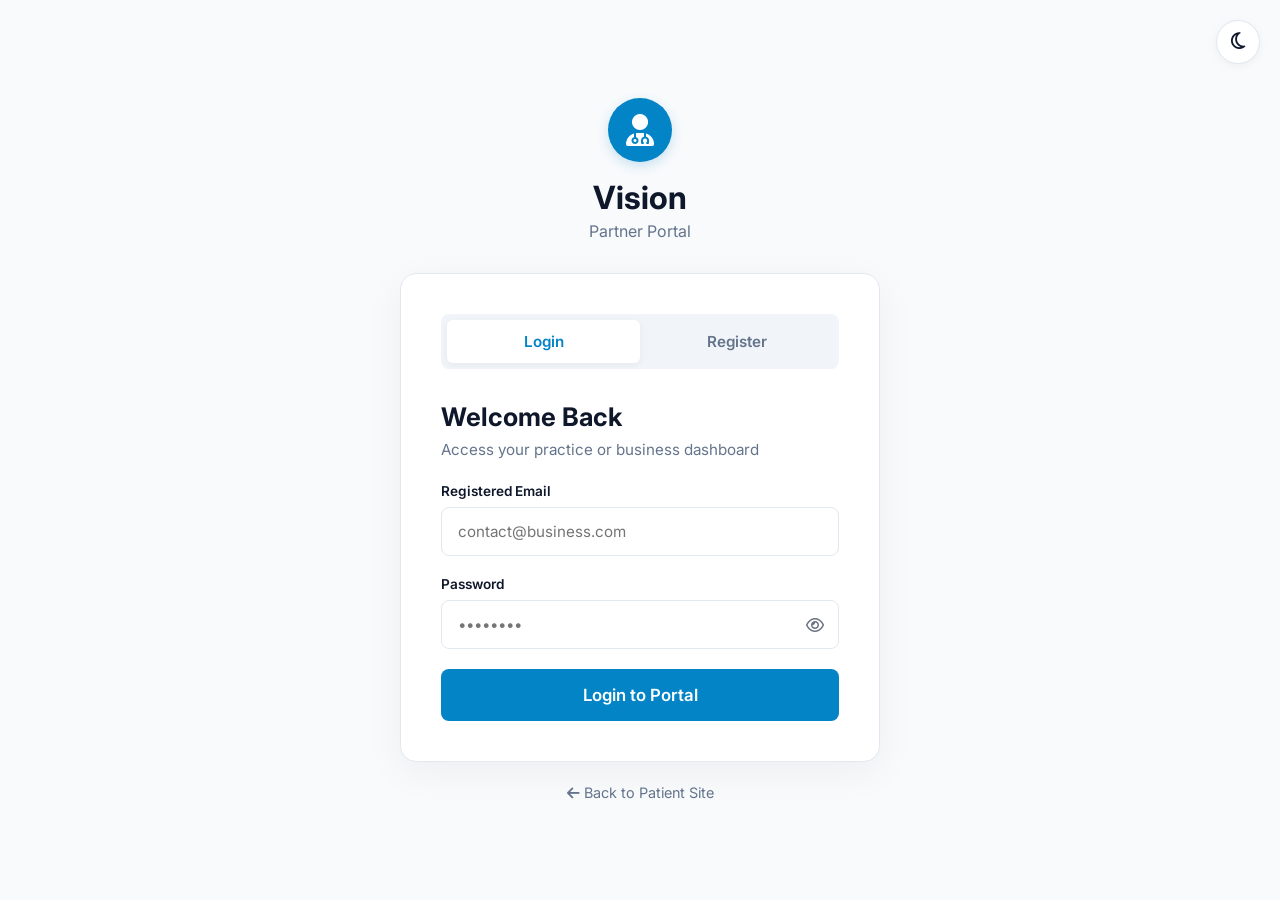
<file: index.html>
<!doctype html>
<html lang="en" data-theme="light">
  <head>
    <meta charset="UTF-8" />
    <meta name="viewport" content="width=device-width, initial-scale=1.0" />
    <title>Vision - Provider Portal</title>
    <link rel="stylesheet" href="css/provider.css" />
    <link
      href="https://fonts.googleapis.com/css2?family=Inter:wght@400;500;600;700&display=swap"
      rel="stylesheet"
    />
    <link
      rel="stylesheet"
      href="https://cdnjs.cloudflare.com/ajax/libs/font-awesome/6.4.0/css/all.min.css"
    />
  </head>
  <body>
    <button
      id="theme-toggle"
      class="theme-toggle"
      aria-label="Toggle Dark Mode"
    >
      <i class="fa-regular fa-moon" id="theme-icon"></i>
    </button>

    <div class="auth-container">
      <div class="brand-header">
        <div class="logo-circle">
          <i class="fa-solid fa-user-doctor" id="dynamic-brand-icon"></i>
        </div>
        <h1 class="brand-letter">Vision</h1>
        <p class="brand-tagline">Partner Portal</p>
      </div>

      <div class="auth-card">
        <div class="auth-tabs">
          <button class="tab active" id="tab-provider-login">Login</button>
          <button class="tab" id="tab-provider-signup">Register</button>
        </div>

        <form id="form-provider-login" class="auth-form active-form">
          <h2>Welcome Back</h2>
          <p class="form-subtitle">
            Access your practice or business dashboard
          </p>

          <div class="input-group">
            <label>Registered Email</label>
            <input
              type="email"
              id="provider-login-email"
              placeholder="contact@business.com"
              required
            />
          </div>

          <div class="input-group">
            <label>Password</label>
            <div class="password-wrapper">
              <input
                type="password"
                id="provider-login-password"
                placeholder="••••••••"
                required
              />
              <i
                class="fa-regular fa-eye toggle-password"
                data-target="provider-login-password"
              ></i>
            </div>
          </div>

          <button type="submit" class="btn-primary">Login to Portal</button>
        </form>

        <form id="form-provider-signup" class="auth-form">
          <h2>Join Vision</h2>
          <p class="form-subtitle">
            Register your practice
          </p>

          <div class="input-group">
            <label>Business / Service Type *</label>
            <select id="provider-type-select" required>
              <option value="" disabled selected>
                Select your category...
              </option>
              <option value="Doctor">Doctor / Specialist</option>
              <!-- <option value="Lab">Diagnostic Lab</option>
              <option value="Pharmacy">Medical Shop / Pharmacy</option>
              <option value="Therapist">Physiotherapist / Therapist</option> -->
            </select>
          </div>

          <div class="input-group">
            <label id="dynamic-name-label">Full Name *</label>
            <input
              type="text"
              id="dynamic-name-input"
              placeholder="Dr. John Doe"
              required
            />
          </div>

          <div class="input-group">
            <label>Professional / Business Email *</label>
            <input
              type="email"
              id="provider-signup-email"
              placeholder="contact@business.com"
              required
            />
          </div>

          <div class="input-group">
            <label>Contact Number *</label>
            <input
              type="tel"
              id="provider-signup-phone"
              placeholder="e.g. 9876543210"
              required
            />
          </div>

          <!-- <div class="input-group">
            <label id="dynamic-license-label">Medical License Number *</label>
            <input
              type="text"
              id="dynamic-license-input"
              placeholder="MCI-12345"
              required
            />
          </div> -->

          <div class="input-group">
            <label id="dynamic-category-label">Specialization *</label>
            <select id="dynamic-category-select" required></select>
          </div>

          <div class="input-group">
            <label>Password *</label>
            <input
              type="password"
              id="provider-signup-password"
              placeholder="••••••••"
              required
            />
          </div>

          <!-- <div class="input-group file-upload-box">
            <i class="fa-solid fa-file-arrow-up"></i>
            <span id="dynamic-upload-label" class="upload-title"
              >Upload License (PDF)</span
            >
            <p class="upload-subtitle">Required for Admin Verification</p>
            <input
              type="file"
              id="provider-signup-license-file"
              accept=".pdf"
              required
            />
          </div> -->

          <button type="submit" class="btn-primary mt-4">
            Submit Application
          </button>
        </form>
      </div>

      <div class="back-link-container">
        <a href="https://dillip-j.github.io/Vision-24-7" class="back-link"
          ><i class="fa-solid fa-arrow-left"></i> Back to Patient Site</a
        >
      </div>
    </div>

    <script src="js/config.js"></script>
    <script src="js/provider-guard.js"></script>
    <script src="js/provider-auth.js"></script>
  </body>
</html>
</file>
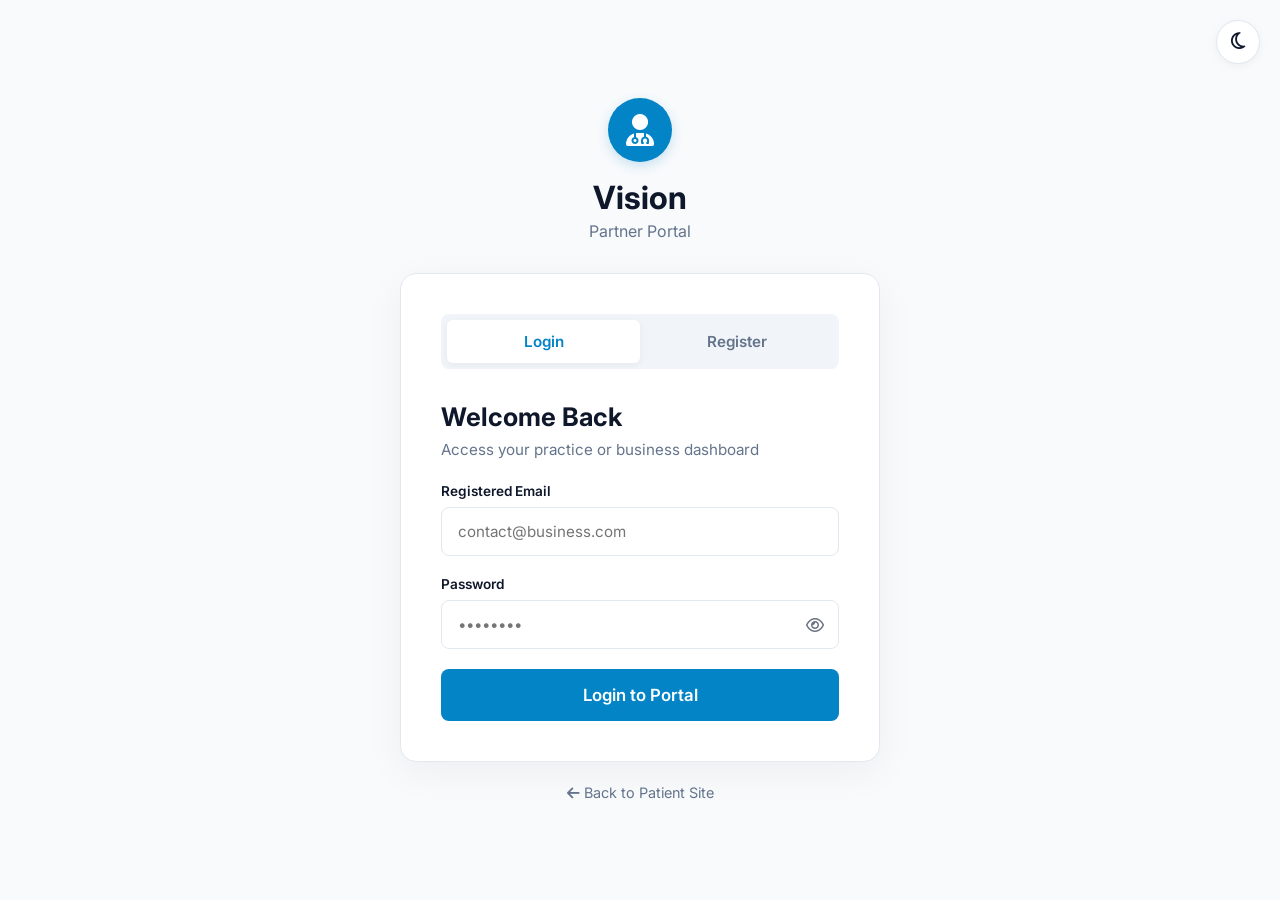
<file: provider-dash.html>
<!DOCTYPE html>
<html lang="en">
<head>
    <meta charset="UTF-8">
    <meta name="viewport" content="width=device-width, initial-scale=1.0">
    <title>Vision - Provider Dashboard</title>
    <link rel="stylesheet" href="css/provider-dashboard.css"> 
    <link href="https://fonts.googleapis.com/css2?family=Inter:wght@400;500;600;700&display=swap" rel="stylesheet">
    <link rel="stylesheet" href="https://cdnjs.cloudflare.com/ajax/libs/font-awesome/6.4.0/css/all.min.css">
</head>
<body class="bg-main">

    <div class="dash-wrapper">
        <aside class="dash-sidebar">
            <div class="sidebar-brand">
                <div class="logo-circle"><i class="fa-solid fa-briefcase-medical"></i></div>
                <div class="brand-text">
                    <strong>Vision</strong>
                    <span>Partner Portal</span>
                </div>
            </div>
            
            <nav class="sidebar-nav">
                <button class="nav-item active" id="tab-appointments"><i class="fa-solid fa-calendar-check"></i> Requests</button>
                <button class="nav-item" id="tab-schedule"><i class="fa-solid fa-clock"></i> Availability</button>
                <button class="nav-item" id="tab-records"><i class="fa-solid fa-file-waveform"></i> History</button>
                <button class="nav-item" id="tab-earnings"><i class="fa-solid fa-wallet"></i> Earnings</button>
                <button class="nav-item" id="tab-profile"><i class="fa-solid fa-user-gear"></i> Settings</button>
            </nav>

            <div class="sidebar-bottom">
                <button id="theme-toggle" class="btn-sidebar-outline"><i class="fa-regular fa-moon" id="theme-icon"></i> Theme</button>
                <button class="btn-sidebar-outline text-red" id="btn-logout"><i class="fa-solid fa-right-from-bracket"></i> Logout</button>
            </div>
        </aside>

        <div class="dash-main">
            <header class="dash-header">
                <div class="header-profile-box">
                    <img id="header-profile-img" src="" alt="Provider Photo">
                    <div>
                        <h1 id="welcome-message">Loading...</h1>
                        <p id="clinic-name">Fetching business details...</p>
                    </div>
                </div>
                <button id="mobile-btn-logout" class="mobile-only-btn text-red"><i class="fa-solid fa-right-from-bracket"></i></button>
            </header>

            <div class="dash-content">
                
                <section id="view-appointments" class="view-section active">
                    <div class="stats-grid" id="provider-stats"></div>
                    <h2 id="pending-title">Active Requests</h2>
                    <div class="list-container" id="provider-appointments-list"></div>
                </section>

                <section id="view-schedule" class="view-section hidden">
                    <div class="dash-card">
                        <h2>Manage Operating Hours</h2>
                        <p>Block out times your business is opened or available.</p>

                        <h3><i class="fa-regular fa-calendar text-blue"></i> Select Day</h3>
                        <div class="date-scroll-container" id="provider-date-container"></div>
                        
                        <h3><i class="fa-regular fa-clock text-blue"></i> Time Slots (45 Mins)</h3>
                        <div class="time-grid" id="provider-time-container"></div>
                    </div>
                </section>

                <section id="view-records" class="view-section hidden">
                    <div class="dash-card">
                        <h2>Completed Records</h2>
                        <p>Access history and clinical notes securely.</p>
                        <div class="table-container">
                            <table class="records-table">
                                <thead>
                                    <tr>
                                        <th>Patient / Client</th>
                                        <th>Date & Time</th>
                                        <th>Service Type</th>
                                        <th>Clinical Notes / Remarks</th>
                                    </tr>
                                </thead>
                                <tbody id="records-list"></tbody>
                            </table>
                        </div>
                    </div>
                </section>

                <section id="view-earnings" class="view-section hidden">
                    <h2>Revenue Dashboard</h2>
                    <p>Track your earnings from completed orders and consults.</p>
                    <div class="stats-grid" id="earnings-stats"></div>
                    <h3>Recent Transactions</h3>
                    <div class="list-container" id="transactions-list"></div>
                </section>

                <section id="view-profile" class="view-section hidden">
                    <h2>Settings & Payouts</h2>
                    <p>Update your public business profile and bank account.</p>

                    <form id="form-provider-profile" class="mt-24">
                        <div class="profile-grid">
                            
                            <div class="dash-card">
                                <h3><i class="fa-regular fa-id-card text-blue"></i> Business Information</h3>
                                
                                <div class="profile-upload-action">
                                    <button type="button" class="btn-outline text-blue btn-small" id="btn-trigger-upload">
                                        <i class="fa-solid fa-camera"></i> Change Photo
                                    </button>
                                    <input type="file" id="profile-photo-input" accept="image/*" class="hidden">
                                </div>
                                
                                <div class="form-group">
                                    <label>Business / Provider Name</label>
                                    <input type="text" id="prof-name" class="form-control">
                                </div>
                                <div class="form-group">
                                    <label>Contact Phone</label>
                                    <input type="text" id="prof-phone" class="form-control">
                                </div>
                                <div class="form-group">
                                    <label>Detailed Public Bio / Description</label>
                                    <textarea id="prof-bio" rows="6" class="form-control" placeholder="List your degrees, specializations, or specific business details..."></textarea>
                                </div>
                            </div>

                            <div class="dash-card">
                                <h3><i class="fa-solid fa-building-columns text-green"></i> Bank Details for Payouts</h3>
                                
                                <div class="form-group">
                                    <label>Bank Name</label>
                                    <input type="text" id="prof-bank-name" class="form-control" placeholder="e.g. HDFC Bank">
                                </div>
                                <div class="form-group">
                                    <label>Account Number</label>
                                    <input type="text" id="prof-acc-no" class="form-control" placeholder="Enter New Account Number">
                                </div>
                                <div class="form-group">
                                    <label>IFSC / Routing Code</label>
                                    <input type="text" id="prof-ifsc" class="form-control" placeholder="Enter New IFSC Code">
                                </div>
                            </div>
                        </div>

                        <div class="text-right mt-24">
                            <button type="submit" id="btn-save-profile" class="btn-primary"><i class="fa-solid fa-floppy-disk"></i> Save Settings</button>
                        </div>
                    </form>
                </section>

            </div>
        </div>
    </div>

    <div class="modal-overlay hidden" id="upload-modal">
        <div class="modal-container">
            <button class="modal-close" id="close-upload-btn"><i class="fa-solid fa-xmark"></i></button>
            <h2 id="modal-dynamic-title">Complete Service</h2>
            
            <form id="form-upload-record" class="modal-form">
                <input type="hidden" id="record-booking-id">
                <div class="modal-client-box">
                    <strong>Client: <span id="record-patient-name">...</span></strong>
                </div>
                
                <div class="form-group">
                    <label id="modal-notes-label">Clinical Notes / Remarks *</label>
                    <textarea id="record-notes" rows="4" class="form-control" required placeholder="Type the review/notes here..."></textarea>
                </div>
                
                <button type="submit" class="btn-primary btn-block mt-24">Mark Completed</button>
            </form>
        </div>
    </div>
    
    <script src="js/config.js"></script>
    <script src="js/provider-dash.js"></script>
</body>
</html>
<!-- <!DOCTYPE html>
<html lang="en">
<head>
    <meta charset="UTF-8">
    <meta name="viewport" content="width=device-width, initial-scale=1.0">
    <title>Vision - Provider Dashboard</title>
    <link rel="stylesheet" href="css/provider-dashboard.css"> 
    <link href="https://fonts.googleapis.com/css2?family=Inter:wght@400;500;600;700&display=swap" rel="stylesheet">
    <link rel="stylesheet" href="https://cdnjs.cloudflare.com/ajax/libs/font-awesome/6.4.0/css/all.min.css">
</head>
<body class="bg-main">

    <div class="dash-wrapper">
        <aside class="dash-sidebar">
            <div class="sidebar-brand">
                <div class="logo-circle"><i class="fa-solid fa-briefcase-medical"></i></div>
                <div class="brand-text">
                    <strong>Vision</strong>
                    <span>Partner Portal</span>
                </div>
            </div>
            
            <nav class="sidebar-nav">
                <button class="nav-item active" id="tab-appointments"><i class="fa-solid fa-calendar-check"></i> Requests</button>
                <button class="nav-item" id="tab-schedule"><i class="fa-solid fa-clock"></i> Availability</button>
                <button class="nav-item" id="tab-records"><i class="fa-solid fa-file-waveform"></i> History</button>
                <button class="nav-item" id="tab-earnings"><i class="fa-solid fa-wallet"></i> Earnings</button>
                <button class="nav-item" id="tab-profile"><i class="fa-solid fa-user-gear"></i> Settings</button>
                <button class="nav-item" id="tab-catalog"><i class="fa-solid fa-list"></i> Catalog & Services</button>
            </nav>

            <div class="sidebar-bottom">
                <button id="theme-toggle" class="btn-sidebar-outline"><i class="fa-regular fa-moon" id="theme-icon"></i> Theme</button>
                <button class="btn-sidebar-outline text-red" id="btn-logout"><i class="fa-solid fa-right-from-bracket"></i> Logout</button>
            </div>
        </aside>

        <div class="dash-main">
            <header class="dash-header">
                <div class="header-profile-box">
                    <img id="header-profile-img" src="" alt="Provider Photo">
                    <div>
                        <h1 id="welcome-message">Loading...</h1>
                        <p id="clinic-name">Fetching business details...</p>
                    </div>
                </div>
                <button id="mobile-btn-logout" class="mobile-only-btn text-red"><i class="fa-solid fa-right-from-bracket"></i></button>
            </header>

            <div class="dash-content">
                
                <section id="view-appointments" class="view-section active">
                    <div class="dash-card card-header-row">
                        <div>
                            <h3><i class="fa-solid fa-location-crosshairs text-blue"></i> Clinic GPS</h3>
                            <p>Sync your current location to provide accurate ETAs.</p>
                        </div>
                        <button class="btn-outline text-blue">Update Location</button>
                    </div>

                    <div class="stats-grid" id="provider-stats"></div>
                    <h2 id="pending-title">Active Requests</h2>
                    <div class="list-container" id="provider-appointments-list"></div>
                </section>

                <section id="view-schedule" class="view-section hidden">
                    <div class="dash-card">
                        <h2>Manage Operating Hours</h2>
                        <p>Block out times your business is opened or available.</p>
                        
                        <div class="schedule-controls" id="duration-control">
                            <label>Slot Duration:</label>
                            <select id="slot-duration-select" class="form-control slot-duration-select">
                                <option value="60">1 Hour Slots</option>
                                <option value="30">30 Minute Slots</option>
                            </select>
                        </div>

                        <h3><i class="fa-regular fa-calendar text-blue"></i> Select Day</h3>
                        <div class="date-scroll-container" id="provider-date-container"></div>
                        
                        <h3><i class="fa-regular fa-clock text-blue"></i> Time Slots</h3>
                        <div class="time-grid" id="provider-time-container"></div>
                    </div>
                </section>

                <section id="view-records" class="view-section hidden">
                    <div class="dash-card">
                        <h2>Completed Records</h2>
                        <p>Access history and clinical notes securely.</p>
                        <div class="table-container">
                            <table class="records-table">
                                <thead>
                                    <tr>
                                        <th>Patient / Client</th>
                                        <th>Date & Time</th>
                                        <th>Service Type</th>
                                        <th>Clinical Notes / Remarks</th>
                                    </tr>
                                </thead>
                                <tbody id="records-list"></tbody>
                            </table>
                        </div>
                    </div>
                </section>

                <section id="view-earnings" class="view-section hidden">
                    <h2>Revenue Dashboard</h2>
                    <p>Track your earnings from completed orders and consults.</p>
                    <div class="stats-grid" id="earnings-stats"></div>
                    <h3>Recent Transactions</h3>
                    <div class="list-container" id="transactions-list"></div>
                </section>

                <section id="view-profile" class="view-section hidden">
                    <h2>Settings & Payouts</h2>
                    <p>Update your public business profile and bank account for automated payouts.</p>

                    <form id="form-provider-profile" class="mt-24">
                        <div class="profile-grid">
                            
                            <div class="dash-card">
                                <h3><i class="fa-regular fa-id-card text-blue"></i> Business Information</h3>
                                
                                <div class="profile-upload-action">
                                    <button type="button" class="btn-outline text-blue btn-small" id="btn-trigger-upload">
                                        <i class="fa-solid fa-camera"></i> Change Photo
                                    </button>
                                    <input type="file" id="profile-photo-input" accept="image/*" class="hidden">
                                </div>
                                
                                <div class="form-group">
                                    <label>Business / Provider Name</label>
                                    <input type="text" id="prof-name" class="form-control">
                                </div>
                                <div class="form-group">
                                    <label>Contact Phone</label>
                                    <input type="text" id="prof-phone" class="form-control">
                                </div>
                                <div class="form-group">
                                    <label>Detailed Public Bio / Description</label>
                                    <textarea id="prof-bio" rows="6" class="form-control" placeholder="List your degrees, specializations, or specific business details..."></textarea>
                                </div>
                            </div>

                            <div class="dash-card">
                                <h3><i class="fa-solid fa-building-columns text-green"></i> Bank Details for Payouts</h3>
                                
                                <div class="form-group">
                                    <label>Bank Name</label>
                                    <input type="text" id="prof-bank-name" class="form-control" placeholder="e.g. HDFC Bank">
                                </div>
                                <div class="form-group">
                                    <label>Account Number</label>
                                    <input type="text" id="prof-acc-no" class="form-control" placeholder="Enter New Account Number">
                                </div>
                                <div class="form-group">
                                    <label>IFSC / Routing Code</label>
                                    <input type="text" id="prof-ifsc" class="form-control" placeholder="Enter New IFSC Code">
                                </div>
                                
                            </div>
                        </div>

                        <div class="text-right mt-24">
                            <button type="submit" id="btn-save-profile" class="btn-primary"><i class="fa-solid fa-floppy-disk"></i> Save Settings</button>
                        </div>
                    </form>
                </section>

                <section id="view-catalog" class="view-section hidden">
                    <div class="dash-card card-header-row">
                        <div>
                            <h2 class="catalog-title-text" id="catalog-title">Service Catalog</h2>
                            <p id="catalog-subtitle">Manage the services or items you offer to patients.</p>
                        </div>
                        <button class="btn-primary" id="open-catalog-btn"><i class="fa-solid fa-plus"></i> Add Item</button>
                    </div>

                    <div class="profile-grid" id="catalog-list"></div>
                </section>

            </div>
        </div>
    </div>

    <div class="modal-overlay hidden" id="upload-modal">
        <div class="modal-container">
            <button class="modal-close" id="close-upload-btn"><i class="fa-solid fa-xmark"></i></button>
            <h2 id="modal-dynamic-title">Complete Service</h2>
            
            <form id="form-upload-record" class="modal-form">
                <input type="hidden" id="record-booking-id">
                <div class="modal-client-box">
                    <strong>Client: <span id="record-patient-name">...</span></strong>
                </div>
                
                <div class="form-group">
                    <label id="modal-notes-label">Clinical Notes / Remarks *</label>
                    <textarea id="record-notes" rows="4" class="form-control" required placeholder="Type the review/notes here..."></textarea>
                </div>
                
                <button type="submit" class="btn-primary btn-block mt-24">Mark Completed</button>
            </form>
        </div>
    </div>

    <div class="modal-overlay hidden" id="catalog-modal">
        <div class="modal-container">
            <button class="modal-close" id="close-catalog-btn"><i class="fa-solid fa-xmark"></i></button>
            <h2 id="catalog-modal-title">Add to Catalog</h2>
            
            <form id="form-catalog-add" class="modal-form">
                <div class="form-group">
                    <label id="cat-name-label">Item / Service Name *</label>
                    <input type="text" id="cat-name" class="form-control" required>
                </div>
                <div class="form-group">
                    <label>Price (₹) *</label>
                    <input type="number" id="cat-price" class="form-control" required min="1">
                </div>
                <div class="form-group">
                    <label id="cat-desc-label">Description / Details</label>
                    <textarea id="cat-desc" rows="3" class="form-control"></textarea>
                </div>
                <div class="form-group hidden checkbox-group" id="rx-checkbox-group">
                    <input type="checkbox" id="cat-rx-required" class="checkbox-input">
                    <label class="rx-label">Requires Medical Prescription</label>
                </div>
                <div class="form-group hidden checkbox-group" id="home-col-checkbox-group">
                    <input type="checkbox" id="cat-home-col" class="checkbox-input">
                    <label class="standard-label">Home Collection Available</label>
                </div>
                <button type="submit" class="btn-primary btn-block mt-24">Save to Catalog</button>
            </form>
        </div>
    </div>
    
    <script src="js/config.js"></script>
    <script src="js/provider-dash.js"></script>
</body>
</html> -->
</file>
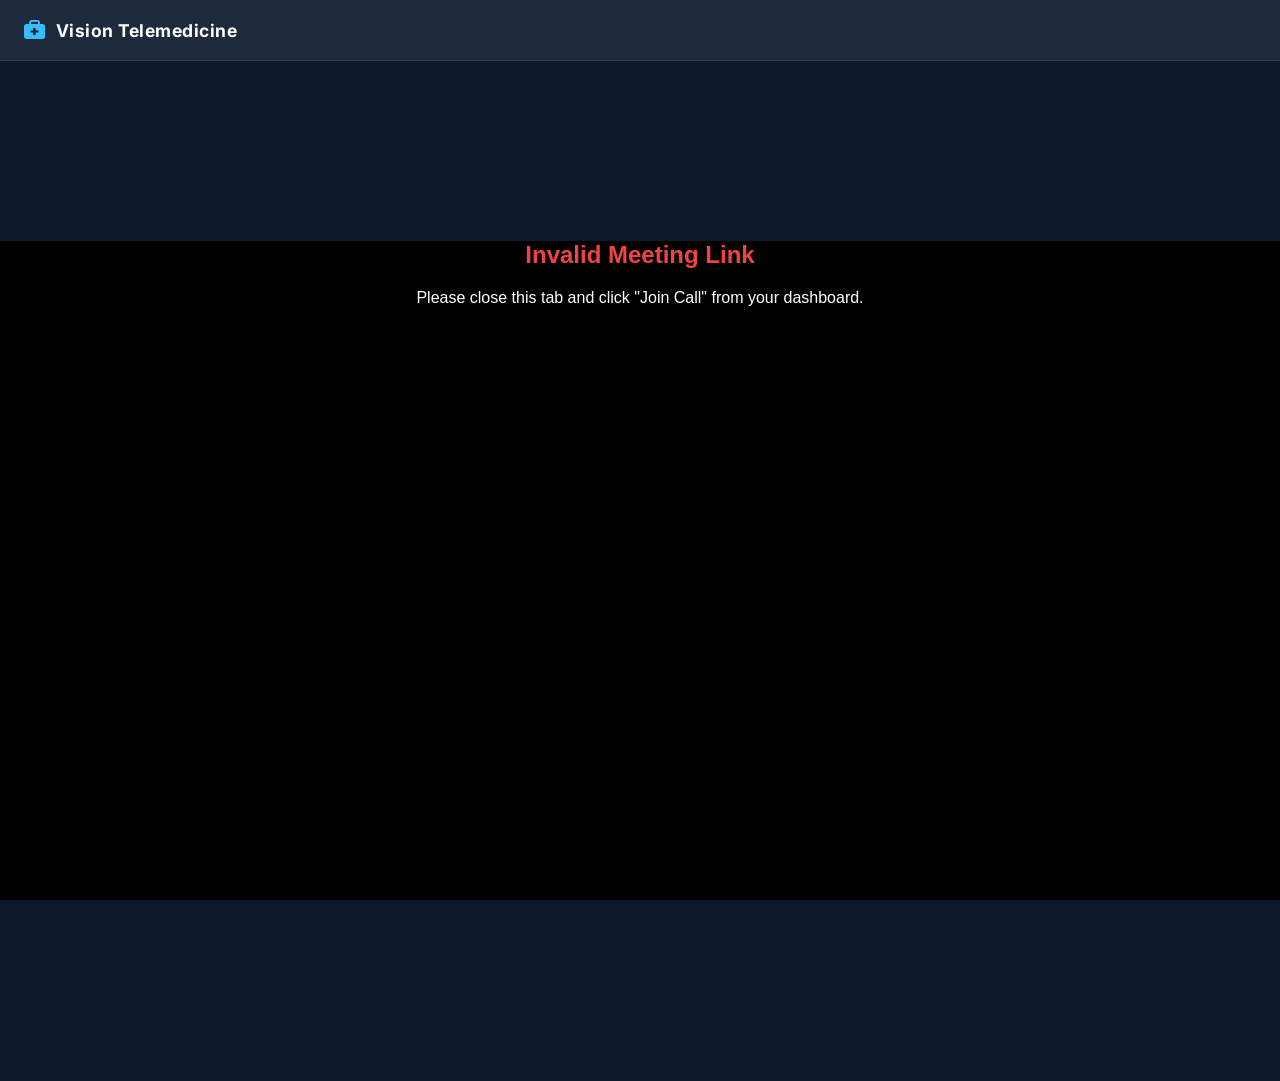
<file: provider-meet.html>
<!-- # provider-meet.html -->
<!DOCTYPE html>
<html lang="en">
<head>
    <meta charset="UTF-8">
    <meta name="viewport" content="width=device-width, initial-scale=1.0">
    <title>Vision - Secure Video Consultation</title>
    <link href="https://fonts.googleapis.com/css2?family=Inter:wght@400;500;600;700&display=swap" rel="stylesheet">
    <link rel="stylesheet" href="https://cdnjs.cloudflare.com/ajax/libs/font-awesome/6.4.0/css/all.min.css">
    <link rel="stylesheet" href="css/video-room.css">
</head>
<body>

    <div class="video-header">
        <div class="brand"><i class="fa-solid fa-briefcase-medical"></i> Vision Telemedicine</div>
        <!-- <button class="leave-btn" id="btn-leave-call"><i class="fa-solid fa-phone-slash"></i> End Consultation</button> -->
    </div>

    <div id="jitsi-container"></div>
    
    <script src="js/config.js"></script>
    <script src="https://meet.jit.si/external_api.js"></script>
    <script src="js/provider-meet.js"></script>
</body>
</html>
</file>
<file: css/provider.css>
/* ========================================= */
/* --- Global Variables & Theme Colors ---   */
/* ========================================= */
:root {
    --bg-color: #F8FAFC;
    --card-bg: #FFFFFF;
    --text-main: #0F172A;
    --text-muted: #64748B;
    --brand-blue: #0284C7; /* Professional Sky Blue for Provider */
    --brand-hover: #0369A1;
    --border-color: #E2E8F0;
    --tab-bg: #F1F5F9;
    --input-bg: #FFFFFF;
}

[data-theme="dark"] {
    --bg-color: #0F172A;
    --card-bg: #1E293B;
    --text-main: #F8FAFC;
    --text-muted: #94A3B8;
    --brand-blue: #38BDF8;
    --brand-hover: #0EA5E9;
    --border-color: #334155;
    --tab-bg: #0F172A;
    --input-bg: #0F172A;
}

/* ========================================= */
/* --- Global Resets & Body ---              */
/* ========================================= */
* {
    margin: 0; 
    padding: 0; 
    box-sizing: border-box;
    font-family: 'Inter', sans-serif;
    transition: background-color 0.3s ease, color 0.3s ease, border-color 0.3s ease;
}

body {
    background-color: var(--bg-color);
    color: var(--text-main);
    display: flex;
    justify-content: center;
    align-items: center;
    min-height: 100vh;
    padding: 20px;
    -webkit-font-smoothing: antialiased;
}

/* ========================================= */
/* --- Floating UI Elements ---              */
/* ========================================= */
.theme-toggle {
    position: absolute; 
    top: 20px; 
    right: 20px;
    background: var(--card-bg); 
    border: 1px solid var(--border-color);
    color: var(--text-main); 
    width: 44px; 
    height: 44px;
    border-radius: 50%; 
    cursor: pointer; 
    font-size: 1.2rem;
    display: flex; 
    justify-content: center; 
    align-items: center;
    box-shadow: 0 2px 10px rgba(0,0,0,0.05);
}

.theme-toggle:hover {
    border-color: var(--brand-blue);
    color: var(--brand-blue);
}

/* ========================================= */
/* --- Auth Container & Branding ---         */
/* ========================================= */
.auth-container { 
    width: 100%; 
    max-width: 480px; 
}

.brand-header { 
    text-align: center; 
    margin-bottom: 32px; 
}

.logo-circle {
    background-color: var(--brand-blue); 
    color: white;
    width: 64px; 
    height: 64px; 
    border-radius: 50%;
    display: flex; 
    justify-content: center; 
    align-items: center;
    font-size: 2rem; 
    margin: 0 auto 16px auto;
    box-shadow: 0 4px 12px rgba(2, 132, 199, 0.2);
}

.brand-letter { 
    color: var(--text-main); 
    font-size: 2rem; 
    font-weight: 700; 
    margin-bottom: 4px; 
}

.brand-tagline { 
    color: var(--text-muted); 
    font-size: 1rem; 
}

/* ========================================= */
/* --- Auth Card & Tabs ---                  */
/* ========================================= */
.auth-card {
    background-color: var(--card-bg); 
    border-radius: 16px;
    padding: 40px; 
    box-shadow: 0 10px 40px rgba(0, 0, 0, 0.05);
    border: 1px solid var(--border-color);
}

.auth-tabs {
    display: flex; 
    background-color: var(--tab-bg);
    border-radius: 8px; 
    padding: 6px; 
    margin-bottom: 32px;
}

.tab {
    flex: 1; 
    padding: 12px; 
    border: none; 
    background: transparent;
    color: var(--text-muted); 
    font-weight: 600; 
    font-size: 0.95rem;
    border-radius: 6px; 
    cursor: pointer;
}

.tab.active {
    background-color: var(--card-bg); 
    color: var(--brand-blue);
    box-shadow: 0 2px 8px rgba(0,0,0,0.05);
}

/* ========================================= */
/* --- Forms & Inputs ---                    */
/* ========================================= */
.auth-form { display: none; }
.auth-form.active-form { display: block; animation: fadeIn 0.4s ease; }

h2 { font-size: 1.6rem; margin-bottom: 8px; }
.form-subtitle { color: var(--text-muted); font-size: 0.95rem; margin-bottom: 24px; }

.input-group { margin-bottom: 20px; }

.input-group label { 
    display: block; 
    font-size: 0.85rem; 
    font-weight: 600; 
    margin-bottom: 8px; 
    color: var(--text-main); 
}

.input-group input[type="text"], 
.input-group input[type="email"], 
.input-group input[type="password"],
.input-group input[type="tel"],
.input-group select {
    width: 100%; 
    padding: 14px 16px; 
    border-radius: 8px;
    border: 1px solid var(--border-color); 
    background-color: var(--input-bg);
    color: var(--text-main); 
    font-size: 0.95rem; 
    outline: none;
    font-family: inherit;
    appearance: none;
}

/* Custom dropdown arrow for selects */
.input-group select {
    background-image: url("data:image/svg+xml;charset=US-ASCII,%3Csvg%20xmlns%3D%22http%3A%2F%2Fwww.w3.org%2F2000%2Fsvg%22%20width%3D%22292.4%22%20height%3D%22292.4%22%3E%3Cpath%20fill%3D%22%2364748B%22%20d%3D%22M287%2069.4a17.6%2017.6%200%200%200-13-5.4H18.4c-5%200-9.3%201.8-12.9%205.4A17.6%2017.6%200%200%200%200%2082.2c0%205%201.8%209.3%205.4%2012.9l128%20127.9c3.6%203.6%207.8%205.4%2012.8%205.4s9.2-1.8%2012.8-5.4L287%2095c3.5-3.5%205.4-7.8%205.4-12.8%200-5-1.9-9.2-5.5-12.8z%22%2F%3E%3C%2Fsvg%3E");
    background-repeat: no-repeat;
    background-position: right 16px top 50%;
    background-size: 12px auto;
}

.input-group input:focus, 
.input-group select:focus { 
    border-color: var(--brand-blue); 
    box-shadow: 0 0 0 3px rgba(2, 132, 199, 0.1);
}

/* ========================================= */
/* --- File Upload Box & Buttons ---         */
/* ========================================= */
.file-upload-box {
    border: 2px dashed var(--border-color);
    padding: 24px; 
    text-align: center; 
    border-radius: 8px; 
    cursor: pointer; 
    position: relative;
    background-color: var(--tab-bg);
}

.file-upload-box:hover {
    border-color: var(--brand-blue);
    background-color: rgba(2, 132, 199, 0.05);
}

.file-upload-box i { 
    font-size: 1.8rem; 
    color: var(--brand-blue); 
    margin-bottom: 12px; 
}

.upload-title {
    font-size: 0.9rem; 
    color: var(--text-main); 
    display: block; 
    font-weight: 500;
    margin-bottom: 4px;
}

.upload-subtitle {
    font-size: 0.75rem; 
    color: var(--text-muted); 
    margin-bottom: 8px;
}

.file-upload-box input[type="file"] { 
    width: 100%; 
    font-size: 0.85rem; 
    color: var(--text-muted);
    margin-top: 12px;
}

.btn-primary {
    width: 100%; 
    padding: 16px; 
    background-color: var(--brand-blue);
    color: white; 
    border: none; 
    border-radius: 8px;
    font-size: 1.05rem; 
    font-weight: 600; 
    cursor: pointer;
}

.btn-primary:hover { 
    background-color: var(--brand-hover); 
    transform: translateY(-1px);
    box-shadow: 0 4px 12px rgba(2, 132, 199, 0.2);
}

.mt-4 { margin-top: 16px; }

.back-link-container { text-align: center; margin-top: 20px; }
.back-link { color: var(--text-muted); font-size: 0.9rem; text-decoration: none; }
.back-link:hover { color: var(--text-main); }

.password-wrapper {
    position: relative;
    display: flex;
    align-items: center;
    width: 100%;
}
.password-wrapper input {
    width: 100%;
    padding-right: 40px; 
}
.toggle-password {
    position: absolute;
    right: 15px;
    cursor: pointer;
    color: #6b7280;
    transition: color 0.3s ease;
}
.toggle-password:hover {
    color: var(--brand-blue, #2563eb);
}

/* ========================================= */
/* --- Animations & Mobile Queries ---       */
/* ========================================= */
@keyframes fadeIn { 
    from { opacity: 0; transform: translateY(10px); } 
    to { opacity: 1; transform: translateY(0); } 
}

@media (max-width: 480px) {
    .auth-card { 
        padding: 32px 20px; 
    }
    .auth-container {
        padding-top: 40px;
    }
    .theme-toggle {
        top: 16px;
        right: 16px;
    }
}
</file>
<file: css/provider-dashboard.css>
/* ========================================= */
/* --- Global Variables & Theme Colors ---   */
/* ========================================= */
:root {
    --page-bg: #F8FAFC;
    --card-bg: #FFFFFF;
    --border-color: #E2E8F0;
    --brand-blue: #0284C7; 
    --text-primary: #0F172A;
    --text-secondary: #64748B;
    --success-green: #10B981;
    --exp-bg: #F0F9FF; 
}

[data-theme="dark"] {
    --page-bg: #0F172A;
    --card-bg: #1E293B;
    --border-color: #334155;
    --brand-blue: #38BDF8;
    --text-primary: #F8FAFC;
    --text-secondary: #94A3B8;
    --exp-bg: rgba(56, 189, 248, 0.1); 
}

/* ========================================= */
/* --- Global Layout ---                     */
/* ========================================= */
body.bg-main {
    background-color: var(--page-bg);
    color: var(--text-primary);
    font-family: 'Inter', sans-serif;
    margin: 0;
    padding: 0;
    overflow-x: hidden; 
}

.hidden { display: none !important; }

.dash-wrapper {
    display: flex;
    min-height: 100vh;
    width: 100vw;
    background-color: var(--page-bg);
}

/* ========================================= */
/* --- Sidebar ---                           */
/* ========================================= */
.dash-sidebar {
    width: 260px;
    background-color: var(--card-bg);
    border-right: 1px solid var(--border-color);
    display: flex;
    flex-direction: column;
    flex-shrink: 0;
    z-index: 100;
}

.sidebar-brand {
    padding: 24px;
    display: flex;
    align-items: center;
    gap: 12px;
    border-bottom: 1px solid var(--border-color);
}

.sidebar-brand .logo-circle {
    width: 40px; height: 40px;
    background-color: var(--brand-blue);
    color: white; border-radius: 50%;
    display: flex; justify-content: center; align-items: center;
    font-size: 1.1rem;
}

.brand-text strong { display: block; color: var(--text-primary); font-size: 1.2rem; }
.brand-text span { color: var(--text-secondary); font-size: 0.85rem; }

.sidebar-nav {
    flex: 1;
    padding: 24px 16px;
    display: flex;
    flex-direction: column;
    gap: 8px;
}

.nav-item {
    padding: 12px;
    border-radius: 8px;
    color: var(--text-secondary);
    text-decoration: none;
    font-weight: 500;
    display: flex;
    align-items: center;
    gap: 10px;
    transition: all 0.2s;
    cursor: pointer;
    background: transparent;
    border: none;
    text-align: left;
    width: 100%;
}

.nav-item i { font-size: 1.1rem; width: 20px; text-align: center; }
.nav-item:hover { background-color: var(--page-bg); color: var(--text-primary); }
.nav-item.active { background-color: var(--brand-blue); color: white; }

.sidebar-bottom {
    padding: 16px;
    border-top: 1px solid var(--border-color);
    margin-top: auto;
}

.btn-sidebar-outline {
    background: transparent;
    border: 1px solid var(--border-color);
    color: var(--text-primary);
    padding: 10px;
    border-radius: 8px;
    cursor: pointer;
    font-weight: 500;
    display: flex; align-items: center; justify-content: center; gap: 8px;
    width: 100%;
    margin-bottom: 12px;
    transition: background 0.2s;
}
.btn-sidebar-outline:hover { background: var(--page-bg); }
.text-red { color: #EF4444 !important; border-color: #EF4444 !important; }

/* ========================================= */
/* --- Main Content Area ---                 */
/* ========================================= */
.dash-main {
    flex: 1;
    display: flex;
    flex-direction: column;
    overflow-y: auto;
    padding: 32px;
}

.dash-header {
    display: flex;
    justify-content: space-between;
    align-items: center;
    margin-bottom: 32px;
}

.header-profile-box {
    display: flex;
    gap: 20px;
    align-items: center;
}

.header-profile-box img {
    width: 60px; height: 60px;
    border-radius: 50%;
    object-fit: cover;
    border: 2px solid var(--brand-blue);
}

.dash-header h1 { font-size: 1.5rem; color: var(--text-primary); margin: 0 0 4px 0; }
.dash-header p { color: var(--text-secondary); margin: 0; }
.mobile-only-btn { display: none; }

/* ========================================= */
/* --- Views & Components ---                */
/* ========================================= */
.view-section { animation: fadeIn 0.4s ease; display: none; }
.view-section.active { display: block; }
@keyframes fadeIn { from { opacity: 0; transform: translateY(5px); } to { opacity: 1; transform: translateY(0); } }

/* Cards & Layouts */
.dash-card {
    background: var(--card-bg); border: 1px solid var(--border-color);
    border-radius: 12px; padding: 24px; margin-bottom: 24px;
}
.card-header-row {
    display: flex; justify-content: space-between; align-items: center; margin-bottom: 24px;
}
.card-header-row h3 { margin: 0 0 4px 0; font-size: 1.1rem; }
.card-header-row p { margin: 0; font-size: 0.9rem; color: var(--text-secondary); }
.text-blue { color: var(--brand-blue); }
.text-green { color: var(--success-green); }

/* Stats Grid */
.stats-grid { display: grid; grid-template-columns: repeat(auto-fit, minmax(250px, 1fr)); gap: 24px; margin-bottom: 24px; }
.stat-card {
    background: var(--card-bg); border: 1px solid var(--border-color);
    border-radius: 12px; padding: 24px; display: flex; justify-content: space-between; align-items: center;
}
.stat-info span { display: block; color: var(--text-secondary); font-size: 0.9rem; margin-bottom: 4px;}
.stat-info strong { font-size: 1.8rem; color: var(--text-primary); }
.stat-icon {
    width: 56px; height: 56px; border-radius: 12px;
    display: flex; justify-content: center; align-items: center; font-size: 1.5rem;
    background: var(--exp-bg); color: var(--brand-blue);
}
.stat-icon.green { background: rgba(16, 185, 129, 0.1); color: var(--success-green); }

/* Appointment Lists */
.list-container { display: flex; flex-direction: column; gap: 16px; }
.empty-state { padding: 40px; text-align: center; color: var(--text-secondary); border: 1px dashed var(--border-color); border-radius: 12px; }

.apt-card {
    background: var(--card-bg); border: 1px solid var(--border-color);
    border-radius: 12px; padding: 20px; border-left: 4px solid var(--brand-blue);
}
.apt-card.pending { border-left-color: #F59E0B; }
.apt-card.completed { border-left-color: var(--success-green); }
.apt-header { display: flex; justify-content: space-between; align-items: center; margin-bottom: 12px; }
.apt-header h3 { margin: 0; font-size: 1.1rem; }
.apt-header span { font-size: 0.85rem; font-weight: normal; color: var(--text-secondary); }

.status-badge { padding: 4px 10px; border-radius: 12px; font-size: 0.75rem; font-weight: bold; background: var(--exp-bg); color: var(--brand-blue); }
.status-badge.pending { background: #FEF3C7; color: #D97706; }
.status-badge.completed { background: #D1FAE5; color: #059669; }

.apt-info { font-size: 0.9rem; color: var(--text-secondary); margin-bottom: 12px; }
.apt-symptoms { background: var(--page-bg); padding: 12px; border-radius: 8px; margin-bottom: 16px; font-size: 0.9rem; }
.apt-symptoms strong { color: var(--brand-blue); display: block; margin-bottom: 4px; }
.apt-meta { display: flex; gap: 20px; font-size: 0.9rem; margin-bottom: 20px; }
.apt-meta div { display: flex; align-items: center; gap: 6px; }
.apt-actions { display: flex; flex-wrap: wrap; gap: 10px; }

/* Financial Transactions */
.tx-card {
    background: var(--card-bg); border: 1px solid var(--border-color);
    border-radius: 12px; padding: 20px; display: flex; justify-content: space-between; align-items: center;
    transition: transform 0.2s, box-shadow 0.2s; margin-bottom: 16px;
}
.tx-card:hover { transform: translateY(-2px); box-shadow: 0 4px 12px rgba(0,0,0,0.05); }
.tx-left { display: flex; align-items: center; gap: 16px; }
.tx-icon { width: 48px; height: 48px; border-radius: 50%; background: #ECFDF5; color: #10B981; display: flex; justify-content: center; align-items: center; font-size: 1.2rem; }
.tx-name { display: block; font-size: 1.1rem; color: var(--text-primary); margin-bottom: 4px; font-weight: bold; }
.tx-detail { font-size: 0.85rem; color: var(--text-secondary); }
.tx-right { text-align: right; }
.tx-amount { color: var(--success-green); font-size: 1.2rem; display: block; font-weight: bold; }
.tx-method { font-size: 0.85rem; color: var(--text-secondary); }

/* Schedule Engine */
.schedule-controls { margin-bottom: 20px; }
.schedule-controls label { font-weight: 600; margin-right: 12px; color: var(--text-primary); }
.schedule-controls select { padding: 8px 12px; border-radius: 6px; border: 1px solid var(--border-color); background: var(--page-bg); color: var(--text-primary); outline: none; cursor: pointer; }

.date-scroll-container { display: flex; gap: 10px; margin-bottom: 24px; overflow-x: auto; padding-bottom: 8px; }
.date-scroll-container::-webkit-scrollbar { height: 6px; }
.date-scroll-container::-webkit-scrollbar-thumb { background: var(--border-color); border-radius: 4px; }

.btn-day-select { padding: 10px 16px; border: 1px solid var(--border-color); border-radius: 8px; background: transparent; cursor: pointer; color: var(--text-primary); transition: all 0.2s; font-weight: 500; font-family: inherit;}
.btn-day-select.active { background: var(--brand-blue); color: white; border-color: var(--brand-blue); }

.time-grid { display: grid; grid-template-columns: repeat(auto-fill, minmax(120px, 1fr)); gap: 12px; }
.btn-time-slot { padding: 12px; border: 1px solid var(--border-color); border-radius: 8px; background: transparent; color: var(--text-primary); cursor: pointer; transition: all 0.2s; font-family: inherit; font-weight: 500; display: flex; align-items: center; justify-content: center; gap: 8px; }
.btn-time-slot.available { background: var(--brand-blue); color: white; border-color: var(--brand-blue); }

/* Table */
.table-container { overflow-x: auto; }
.records-table { width: 100%; text-align: left; border-collapse: collapse; }
.records-table th { padding: 12px; border-bottom: 2px solid var(--border-color); color: var(--text-secondary); font-weight: 600; }
.records-table td { padding: 16px 12px; border-bottom: 1px solid var(--border-color); color: var(--text-primary); }
.records-table tr { transition: background 0.2s; }
.records-table tr:hover { background: rgba(0,0,0,0.01); }

/* Buttons */
.btn-primary { background: var(--brand-blue); color: white; border: none; padding: 10px 16px; border-radius: 8px; cursor: pointer; font-weight: 500; display: inline-flex; align-items: center; gap: 8px; font-family: inherit; }
.btn-primary.green { background: var(--success-green); }
.btn-outline { background: transparent; border: 1px solid var(--border-color); color: var(--text-primary); padding: 10px 16px; border-radius: 8px; cursor: pointer; font-weight: 500; display: inline-flex; align-items: center; gap: 8px; font-family: inherit; }
.btn-outline.purple { border-color: #9333EA; color: #9333EA; }
.btn-outline.red { border-color: #EF4444; color: #EF4444; }

/* Modals */
.modal-overlay { position: fixed; top: 0; left: 0; right: 0; bottom: 0; background: rgba(0,0,0,0.6); display: flex; justify-content: center; align-items: center; z-index: 1000; }
.modal-container { background: var(--card-bg); width: 90%; max-width: 500px; border-radius: 16px; padding: 24px; position: relative; }
.modal-close { position: absolute; top: 16px; right: 16px; background: none; border: none; font-size: 1.2rem; cursor: pointer; color: var(--text-secondary); }
.modal-container h2 { margin-top: 0; margin-bottom: 24px; }
.modal-client-box { background: var(--exp-bg); padding: 12px; border-radius: 8px; border: 1px solid rgba(2, 132, 199, 0.2); margin-bottom: 16px; color: var(--brand-blue); }
.modal-form label { display:block; margin-bottom: 8px; font-weight: 500; color: var(--text-primary); }
.modal-form textarea { width: 100%; padding: 12px; border-radius: 8px; border: 1px solid var(--border-color); background: var(--page-bg); color: var(--text-primary); outline: none; font-family: inherit; resize: vertical; box-sizing: border-box; margin-bottom: 24px; }
.modal-form textarea:focus { border-color: var(--brand-blue); }
.btn-block { width: 100%; justify-content: center; padding: 14px; font-size: 1rem;}

/* ========================================= */
/* --- Profile & Settings Forms ---          */
/* ========================================= */
.profile-grid { 
    display: grid; 
    grid-template-columns: repeat(auto-fit, minmax(300px, 1fr)); 
    gap: 24px; 
}
.form-group { 
    margin-bottom: 16px; 
}
.form-group label { 
    display: block; 
    font-weight: 500; 
    margin-bottom: 8px; 
    color: var(--text-primary); 
}
.form-group input, 
.form-group textarea { 
    width: 100%; 
    padding: 10px; 
    border-radius: 6px; 
    border: 1px solid var(--border-color); 
    background: var(--page-bg); 
    color: var(--text-primary); 
    box-sizing: border-box; 
    outline: none; 
    font-family: inherit; 
}
.form-group input:focus, 
.form-group textarea:focus { 
    border-color: var(--brand-blue); 
}
.form-group textarea { 
    resize: vertical; 
}

.alert-warning { 
    background: #FEF3C7; 
    color: #D97706; 
    padding: 12px; 
    border-radius: 8px; 
    font-size: 0.85rem; 
    margin-top: 20px; 
}
[data-theme="dark"] .alert-warning { 
    background: rgba(245, 158, 11, 0.1); 
}

/* --- Clean Photo Upload Action --- */
.profile-upload-action {
    margin-bottom: 20px;
    padding-bottom: 16px;
    border-bottom: 1px solid var(--border-color);
}

.btn-small {
    padding: 6px 12px;
    font-size: 0.85rem;
    border-radius: 6px;
}

/* ========================================= */
/* --- Utility Classes (Replacing Inline) --- */
/* ========================================= */
.catalog-title-text {
    margin: 0 0 4px 0;
}

.slot-duration-select {
    width: auto;
    display: inline-block;
}

.checkbox-group {
    display: flex;
    align-items: center;
    gap: 10px;
}

.checkbox-input {
    width: 18px;
    height: 18px;
}

.rx-label {
    margin: 0;
    font-weight: bold;
    color: #EF4444;
}

.standard-label {
    margin: 0;
}

/* ========================================= */
/* --- Mobile Responsive Media Queries ---   */
/* ========================================= */
@media (max-width: 992px) {
    .stats-grid { grid-template-columns: repeat(2, 1fr); }
}

@media (max-width: 768px) {
    .dash-wrapper { flex-direction: column; }
    
    .dash-sidebar {
        width: 100%; height: auto; border-right: none;
        border-top: 1px solid var(--border-color); order: 2;
        position: fixed; bottom: 0; left: 0; z-index: 1000;
        box-shadow: 0 -4px 12px rgba(0,0,0,0.05);
    }

    .sidebar-brand, .sidebar-bottom { display: none; }
    .sidebar-nav { flex-direction: row; padding: 8px; justify-content: space-around; overflow-y: visible; gap: 4px; }
    .nav-item { flex-direction: column; padding: 8px; font-size: 0.75rem; gap: 4px; text-align: center; border-radius: 8px; }
    .nav-item i { font-size: 1.2rem; }

    .dash-main { padding: 20px; padding-bottom: 100px; }
    .dash-header { margin-bottom: 20px; }
    .header-profile-box img { width: 48px; height: 48px; }
    .dash-header h1 { font-size: 1.2rem; }

    .stats-grid { grid-template-columns: 1fr; }
    .mobile-only-btn { display: block; background: transparent; border: none; font-size: 1.2rem; cursor: pointer; padding: 10px;}
}

textarea.form-control {
    resize: none; /* or 'none' */
}
</file>
<file: css/video-room.css>
/* css/video-room.css */
body, html { 
    margin: 0; 
    padding: 0; 
    height: 100vh; 
    background-color: #0F172A; /* Deep dark slate for video contrast */
    overflow: hidden; 
    font-family: 'Inter', sans-serif; 
}

.video-header {
    height: 60px; 
    background: #1E293B; 
    display: flex; 
    justify-content: space-between; 
    align-items: center;
    padding: 0 24px; 
    border-bottom: 1px solid #334155; 
    color: white;
}

.brand { 
    display: flex; 
    align-items: center; 
    gap: 10px; 
    font-weight: 700; 
    font-size: 1.1rem; 
    letter-spacing: 0.5px;
}

.brand i { 
    color: #38BDF8; 
    font-size: 1.3rem;
}

.leave-btn {
    background: #EF4444; 
    color: white; 
    border: none; 
    padding: 10px 20px; 
    border-radius: 8px;
    cursor: pointer; 
    font-weight: 600; 
    display: flex; 
    align-items: center; 
    gap: 8px;
    font-family: inherit;
    transition: background 0.2s ease;
}

.leave-btn:hover { 
    background: #DC2626; 
}

#jitsi-container { 
    width: 100%; 
    height: calc(100vh - 60px); /* Perfectly calculates remaining height */
    background: #000000; 
}
</file>
